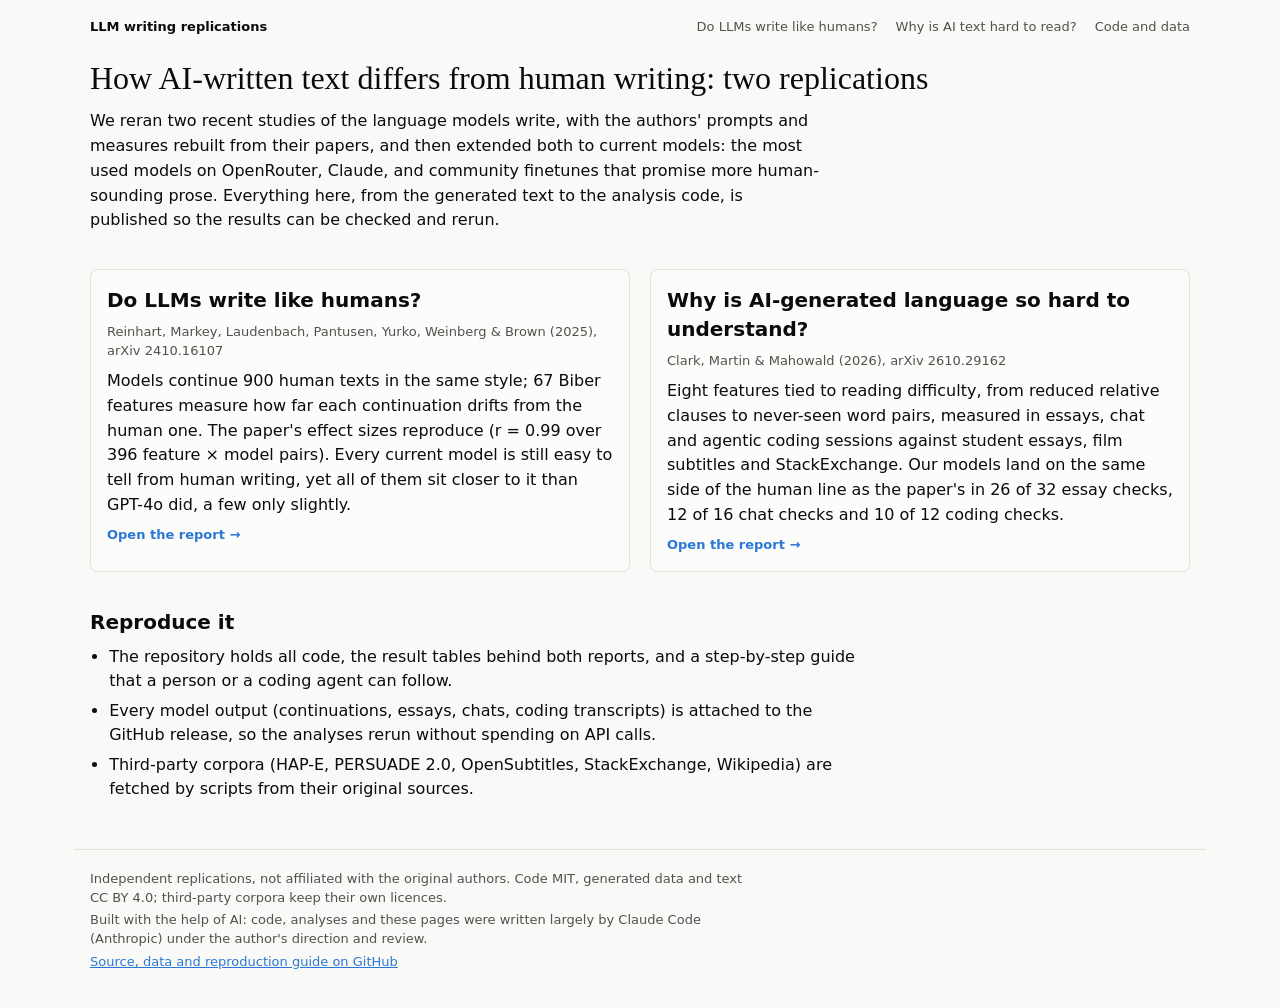
<file: docs/index.html>
<!doctype html>
<html lang="en">
<head>
<meta charset="utf-8">
<meta name="viewport" content="width=device-width, initial-scale=1">
<title>LLM Writing Replications</title>
<meta name="description" content="Two replications of studies on how AI-written text differs from human writing.">
<link rel="stylesheet" href="assets/site.css">
</head>
<body data-datasets="">
<nav class="site-nav"><a class="home" href="">LLM writing replications</a><a href="reinhart2025/">Do LLMs write like humans?</a><a href="clark2026/">Why is AI text hard to read?</a><a href="https://github.com/EnyMan/llm-writing-replications">Code and data</a></nav>
<main class="site-main">
<div class="home-page">
  <header style="display:grid; gap: var(--ds-gap-sm)">
    <h1>How AI-written text differs from human writing: two replications</h1>
    <p>We reran two recent studies of the language models write, with the authors' prompts and measures rebuilt from their papers,
      and then extended both to current models: the most used models on OpenRouter, Claude, and community finetunes that promise
      more human-sounding prose. Everything here, from the generated text to the analysis code, is published so the results can be checked and rerun.</p>
  </header>

  <div class="cards">
    <a class="card" href="reinhart2025/">
      <h2>Do LLMs write like humans?</h2>
      <span class="cite">Reinhart, Markey, Laudenbach, Pantusen, Yurko, Weinberg &amp; Brown (2025), arXiv 2410.16107</span>
      <p>Models continue 900 human texts in the same style; 67 Biber features measure how far each continuation drifts from the human one.
        The paper's effect sizes reproduce (r = 0.99 over 396 feature × model pairs). Every current model is still easy to tell from human
        writing, yet all of them sit closer to it than GPT-4o did, a few only slightly.</p>
      <span class="go">Open the report →</span>
    </a>
    <a class="card" href="clark2026/">
      <h2>Why is AI-generated language so hard to understand?</h2>
      <span class="cite">Clark, Martin &amp; Mahowald (2026), arXiv 2610.29162</span>
      <p>Eight features tied to reading difficulty, from reduced relative clauses to never-seen word pairs, measured in essays, chat and
        agentic coding sessions against student essays, film subtitles and StackExchange. Our models land on the same side of the human
        line as the paper's in 26 of 32 essay checks, 12 of 16 chat checks and 10 of 12 coding checks.</p>
      <span class="go">Open the report →</span>
    </a>
  </div>

  <section style="display:grid; gap: var(--ds-gap-sm)">
    <h2 style="font-size: var(--ds-font-size-heading); font-weight: var(--ds-font-weight-medium); margin: 0">Reproduce it</h2>
    <ul>
      <li>The repository holds all code, the result tables behind both reports, and a step-by-step guide that a person or a coding agent can follow.</li>
      <li>Every model output (continuations, essays, chats, coding transcripts) is attached to the GitHub release, so the analyses rerun without spending on API calls.</li>
      <li>Third-party corpora (HAP-E, PERSUADE 2.0, OpenSubtitles, StackExchange, Wikipedia) are fetched by scripts from their original sources.</li>
    </ul>
  </section>
</div>

</main>
<footer class="site-foot"><p>Independent replications, not affiliated with the original authors. Code MIT, generated data and text CC BY 4.0; third-party corpora keep their own licences.</p><p>Built with the help of AI: code, analyses and these pages were written largely by Claude Code (Anthropic) under the author's direction and review.</p><p><a href="https://github.com/EnyMan/llm-writing-replications">Source, data and reproduction guide on GitHub</a></p></footer>
</body>
</html>
</file>
<file: docs/assets/site.css>
/* Shared tokens for the report pages. The report fragments (reinhart2025/report, clark2026/report) were written
   against these names; colors follow a validated categorical / diverging palette, light and dark. */
:root {
  --color-bg: #f9f9f7;
  --color-panel: #fcfcfb;
  --color-fg: #0b0b0b;
  --color-fg-muted: #52514e;
  --color-border-line: #e1e0d9;
  --ds-text-secondary: #52514e;
  --ds-chart-grid: #e1e0d9;
  --ds-chart-axis: #c3c2b7;
  --ds-chart-muted: #898781;
  --ds-chart-reference: #52514e;
  --ds-surface-popover: #fcfcfb;
  --ds-border: #c3c2b7;
  --ds-shadow-popover: 0 4px 16px rgba(0, 0, 0, 0.12);
  --ds-radius: 8px;
  --ds-gap-sm: 8px;
  --ds-gap-md: 12px;
  --ds-gap-lg: 20px;
  --ds-gap-xl: 36px;
  --ds-pad-lg: 16px;
  --ds-font-size-caption: 13px;
  --ds-font-size-body: 16px;
  --ds-font-size-heading: 20px;
  --ds-font-size-title: 32px;
  --ds-font-weight-medium: 600;
  --font-sans: "Inter", system-ui, -apple-system, "Segoe UI", Roboto, sans-serif;
  --font-serif: "Source Serif 4", Georgia, "Times New Roman", serif;
  --series-1: #2a78d6; --series-2: #eb6834; --series-3: #1baf7a;
  --series-4: #eda100; --series-5: #e87ba4; --series-6: #008300; --series-7: #6250d6; --series-8: #e34948;
  color-scheme: light;
}
@media (prefers-color-scheme: dark) {
  :root:not([data-theme="light"]) {
    --color-bg: #0d0d0d; --color-panel: #1a1a19; --color-fg: #f0efec; --color-fg-muted: #c3c2b7;
    --color-border-line: #2c2c2a; --ds-text-secondary: #c3c2b7; --ds-chart-grid: #2c2c2a; --ds-chart-axis: #383835;
    --ds-chart-reference: #c3c2b7; --ds-surface-popover: #1a1a19; --ds-border: #383835;
    --ds-shadow-popover: 0 4px 16px rgba(0, 0, 0, 0.5);
    --series-1: #3987e5; --series-2: #d95926; --series-3: #199e70; --series-4: #c98500; --series-5: #d55181; --series-6: #0ca30c; --series-7: #9085e9; --series-8: #e66767;
    color-scheme: dark;
  }
}
:root[data-theme="dark"] {
  --color-bg: #0d0d0d; --color-panel: #1a1a19; --color-fg: #f0efec; --color-fg-muted: #c3c2b7;
  --color-border-line: #2c2c2a; --ds-text-secondary: #c3c2b7; --ds-chart-grid: #2c2c2a; --ds-chart-axis: #383835;
  --ds-chart-reference: #c3c2b7; --ds-surface-popover: #1a1a19; --ds-border: #383835;
  --ds-shadow-popover: 0 4px 16px rgba(0, 0, 0, 0.5);
  --series-1: #3987e5; --series-2: #d95926; --series-3: #199e70; --series-4: #c98500; --series-5: #d55181; --series-6: #0ca30c; --series-7: #9085e9; --series-8: #e66767;
  color-scheme: dark;
}
@media (max-width: 600px) { :root { --ds-font-size-title: 26px; --ds-gap-xl: 28px; } }

* { box-sizing: border-box; }
html, body { margin: 0; }
body { background: var(--color-bg); color: var(--color-fg); font-family: var(--font-sans); line-height: 1.45; }
a { color: var(--series-1); }
.site-nav, .site-main, .site-foot { max-width: 1132px; margin: 0 auto; padding: 0 16px; }
.site-nav { display: flex; flex-wrap: wrap; gap: 6px 18px; align-items: baseline; padding-top: 18px; padding-bottom: 18px;
            font-size: var(--ds-font-size-caption); color: var(--color-fg-muted); }
.site-nav a { color: inherit; text-decoration: none; }
.site-nav a:hover, .site-nav a[aria-current] { color: var(--color-fg); text-decoration: underline; }
.site-nav .home { font-weight: var(--ds-font-weight-medium); color: var(--color-fg); margin-right: auto; }
.site-main { padding-bottom: 48px; }
.site-foot { border-top: 1px solid var(--color-border-line); padding-top: 16px; padding-bottom: 32px;
             font-size: var(--ds-font-size-caption); color: var(--color-fg-muted); }
.site-foot p { margin: 4px 0; max-width: 80ch; }

/* landing page */
.home-page { display: grid; gap: var(--ds-gap-xl); max-width: 1100px; }
.home-page h1 { font-family: var(--font-serif); font-weight: 400; font-size: var(--ds-font-size-title); margin: 0; text-wrap: balance; }
.home-page p { margin: 0; max-width: 72ch; line-height: 1.55; }
.cards { display: grid; grid-template-columns: repeat(auto-fit, minmax(300px, 1fr)); gap: var(--ds-gap-lg); }
.card { display: grid; gap: var(--ds-gap-sm); align-content: start; padding: var(--ds-pad-lg); border: 1px solid var(--color-border-line);
        border-radius: var(--ds-radius); background: var(--color-panel); color: inherit; text-decoration: none; }
.card:hover { border-color: var(--ds-border); }
.card h2 { font-size: var(--ds-font-size-heading); font-weight: var(--ds-font-weight-medium); margin: 0; }
.card .cite { color: var(--color-fg-muted); font-size: var(--ds-font-size-caption); }
.card .go { color: var(--series-1); font-size: var(--ds-font-size-caption); font-weight: var(--ds-font-weight-medium); }
.home-page ul { margin: 0; padding-left: 1.2em; display: grid; gap: 6px; max-width: 76ch; line-height: 1.5; }
</file>
